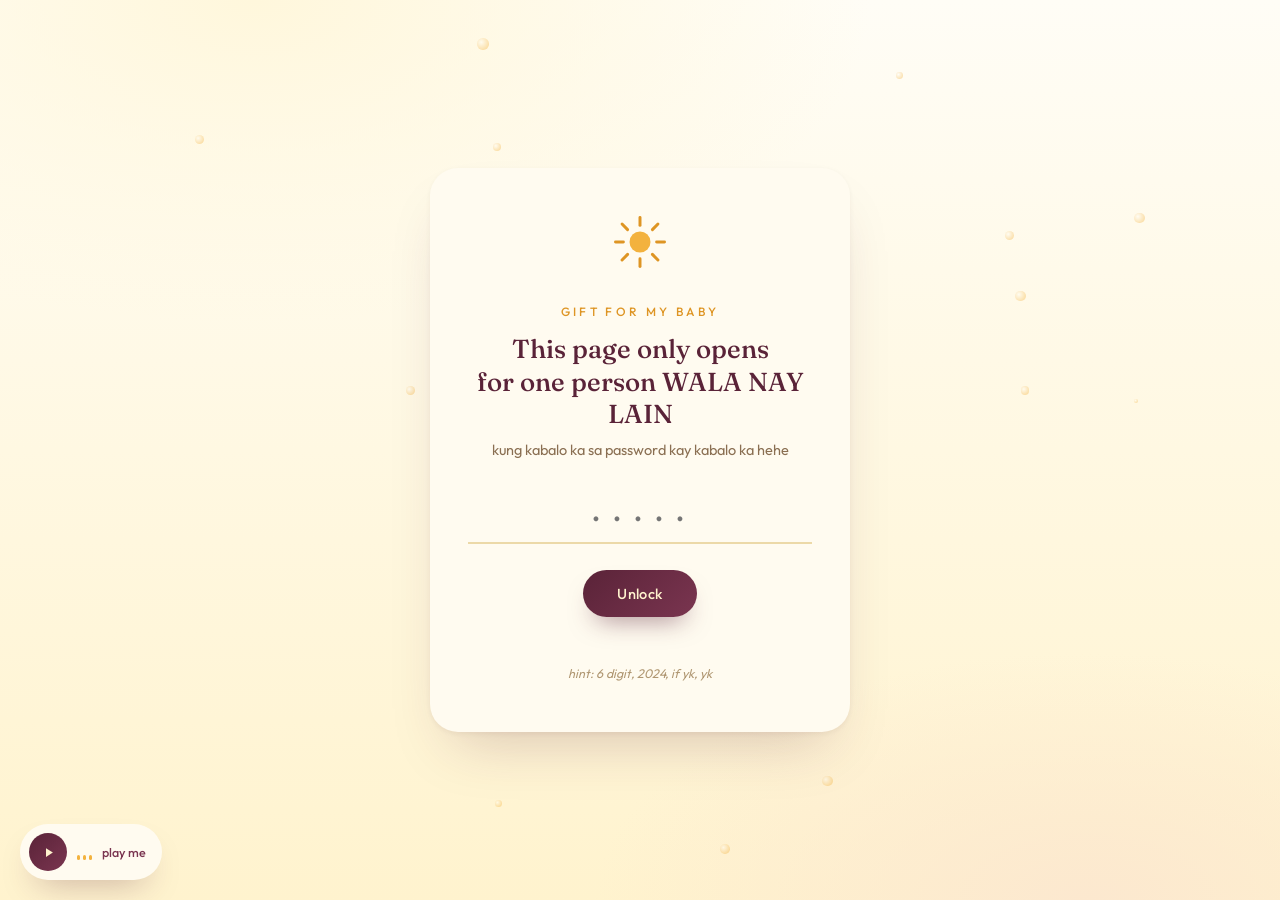
<file: index.html>
<!DOCTYPE html>

<html lang="en">
<head>
<meta charset="utf-8"/>
<meta content="width=device-width, initial-scale=1.0" name="viewport"/>
<title>For You ☀</title>

<link href="style.css" rel="stylesheet"/></head>
<body>
<div class="ambient" id="ambient"></div>
<div id="app">
<section class="screen active" id="screen-lock">
<div class="lock-card">
<svg class="sunmark" viewbox="0 0 64 64">
<circle cx="32" cy="32" fill="#F3B23E" r="12"></circle>
<g stroke="#DE9524" stroke-linecap="round" stroke-width="3.4">
<line x1="32" x2="32" y1="4" y2="13"></line>
<line x1="32" x2="32" y1="51" y2="60"></line>
<line x1="4" x2="13" y1="32" y2="32"></line>
<line x1="51" x2="60" y1="32" y2="32"></line>
<line x1="11.5" x2="17.8" y1="11.5" y2="17.8"></line>
<line x1="46.2" x2="52.5" y1="46.2" y2="52.5"></line>
<line x1="52.5" x2="46.2" y1="11.5" y2="17.8"></line>
<line x1="17.8" x2="11.5" y1="46.2" y2="52.5"></line>
</g>
</svg>
<p class="eyebrow">gift for my baby</p>
<h1 class="lock-title">This page only opens<br/>for one person WALA NAY LAIN</h1>
<p class="lock-sub">kung kabalo ka sa password kay kabalo ka hehe</p>
<input autocomplete="off" class="code-input" id="codeInput" placeholder="• • • • •" spellcheck="false" type="text"/>
<div><button class="unlock-btn" id="unlockBtn">Unlock</button></div>
<p class="error-msg" id="errorMsg">mali :&lt; </p>
<p class="hint" id="hintText"></p>
</div>
</section>
<section class="screen" id="screen-gift">
<div class="box-wrap" id="boxWrap">
<div class="box-glow"></div>
<svg class="gift-svg" id="giftSvg" viewbox="0 0 220 200">
<ellipse cx="110" cy="188" fill="#5A2338" opacity=".12" rx="70" ry="9"></ellipse>
<rect fill="#F3B23E" height="90" rx="10" width="152" x="34" y="90"></rect>
<rect fill="url(#boxShade)" height="90" rx="10" width="152" x="34" y="90"></rect>
<g id="lid">
<rect fill="#DE9524" height="34" rx="10" width="172" x="24" y="70"></rect>
<rect fill="url(#lidShade)" height="34" rx="10" width="172" x="24" y="70"></rect>
</g>
<rect fill="#5A2338" height="110" id="ribbonV" opacity=".9" width="24" x="98" y="70"></rect>
<rect fill="#5A2338" height="14" id="ribbonH" opacity=".9" width="172" x="24" y="80"></rect>
<path d="M110 68 C 70 40, 55 78, 90 76 C 70 90, 95 96, 110 70 Z" fill="#7A3550" id="bowL"></path>
<path d="M110 68 C 150 40, 165 78, 130 76 C 150 90, 125 96, 110 70 Z" fill="#7A3550" id="bowR"></path>
<circle cx="110" cy="70" fill="#5A2338" id="bowKnot" r="9"></circle>
<defs>
<lineargradient id="boxShade" x1="0" x2="0" y1="0" y2="1">
<stop offset="0" stop-color="#fff" stop-opacity=".18"></stop>
<stop offset="1" stop-color="#fff" stop-opacity="0"></stop>
</lineargradient>
<lineargradient id="lidShade" x1="0" x2="0" y1="0" y2="1">
<stop offset="0" stop-color="#fff" stop-opacity=".25"></stop>
<stop offset="1" stop-color="#fff" stop-opacity="0"></stop>
</lineargradient>
</defs>
</svg>
<p class="tap-label">Open me plsss</p>
</div>
</section>
<section class="screen" id="screen-reveal">
<div class="reveal-scene">
<svg class="sunburst" viewbox="0 0 200 200">
<g fill="none" stroke="#F3B23E" stroke-width="1.4">
<circle cx="100" cy="100" r="95"></circle>
<circle cx="100" cy="100" r="78"></circle>
</g>
</svg>
<h2 class="reveal-title">happy International girlfriend's day BABE!</h2>
<div class="items-row">
<div class="item-card lightbox-card" id="bouquetCard">
<div class="item-frame">
<div class="photo-slot" id="bouquetSlot">
<img alt="Yellow bouquet" id="bouquetImg" style="display:none;"/>
<div class="photo-placeholder" id="bouquetPlaceholder">
<svg fill="none" stroke="#DE9524" stroke-linecap="round" stroke-linejoin="round" stroke-width="1.6" viewbox="0 0 24 24"><rect height="16" rx="2.5" width="18" x="3" y="4"></rect><circle cx="8.5" cy="9.5" r="1.6"></circle><path d="M21 15l-5.5-5.5a1.5 1.5 0 0 0-2.1 0L4 19"></path></svg>
<span>bouquet photo — set BOUQUET_IMG in the code</span>
</div>
</div>
</div>
<p class="item-caption" id="bouquetCaption">for your hands</p>
</div>
<div class="item-card lightbox-card" id="plushCard">
<div class="item-frame">
<div class="photo-slot" id="plushSlot">
<img alt="Yellow stuffed toy" id="plushImg" style="display:none;"/>
<div class="photo-placeholder" id="plushPlaceholder">
<svg fill="none" stroke="#DE9524" stroke-linecap="round" stroke-linejoin="round" stroke-width="1.6" viewbox="0 0 24 24"><rect height="16" rx="2.5" width="18" x="3" y="4"></rect><circle cx="8.5" cy="9.5" r="1.6"></circle><path d="M21 15l-5.5-5.5a1.5 1.5 0 0 0-2.1 0L4 19"></path></svg>
<span>plushie photo — set PLUSH_IMG in the code</span>
</div>
</div>
</div>
<p class="item-caption" id="plushCaption">for your bed</p>
</div>
<div class="item-card envelope-card" id="envelopeCard">
<div class="item-frame">
<svg viewbox="0 0 200 200">
<rect fill="#FFF3D8" height="80" rx="6" stroke="#DE9524" stroke-width="2" width="120" x="40" y="65"></rect>
<path d="M40 68 L100 115 L160 68" fill="none" stroke="#DE9524" stroke-linecap="round" stroke-linejoin="round" stroke-width="2.4"></path>
<circle cx="100" cy="105" fill="#5A2338" r="12"></circle>
<path d="M94 105 l4 5 l9 -11" fill="none" stroke="#F3B23E" stroke-linecap="round" stroke-linejoin="round" stroke-width="2.4"></path>
</svg>
</div>
<p class="item-caption">inhale and exhale before opening</p>
</div>
<div class="item-card gallery-card" id="galleryCard">
<div class="item-frame">
<svg viewbox="0 0 200 200">
<rect fill="#FFF3D8" height="100" rx="10" stroke="#DE9524" stroke-width="2" width="130" x="35" y="50"></rect>
<circle cx="65" cy="80" fill="#F3B23E" r="11"></circle>
<path d="M35 130 L75 100 L105 122 L135 92 L165 118 L165 140 a10 10 0 0 1 -10 10 L45 150 a10 10 0 0 1 -10 -10 Z" fill="#DE9524"></path>
</svg>
</div>
<p class="item-caption">a lil gallery of us</p>
</div>
</div>
</div>
</section>
</div>
<div class="music-bar" id="musicBar">
<button aria-label="Play music" class="music-toggle" id="musicToggle">
<svg fill="#FFF3CE" id="playIcon" viewbox="0 0 24 24"><path d="M8 5v14l11-7z"></path></svg>
<svg fill="#FFF3CE" id="pauseIcon" style="display:none;" viewbox="0 0 24 24"><path d="M6 5h4v14H6zM14 5h4v14h-4z"></path></svg>
</button>
<div class="music-eq"><span></span><span></span><span></span></div>
<span class="music-title" id="musicTitle">Our Song</span>
</div>
<audio id="musicAudio" loop=""></audio>
<div class="lightbox-overlay" id="bouquetOverlay">
<div class="lightbox-card-inner">
<button class="close-btn" id="closeBouquetBtn">✕</button>
<div class="lightbox-img-wrap">
<img alt="Yellow bouquet" id="bouquetLightboxImg" style="display:none;"/>
<div class="lightbox-placeholder" id="bouquetLightboxPlaceholder">
<svg fill="none" stroke="#DE9524" stroke-linecap="round" stroke-linejoin="round" stroke-width="1.6" viewbox="0 0 24 24"><rect height="16" rx="2.5" width="18" x="3" y="4"></rect><circle cx="8.5" cy="9.5" r="1.6"></circle><path d="M21 15l-5.5-5.5a1.5 1.5 0 0 0-2.1 0L4 19"></path></svg>
<span>no photo yet — set BOUQUET_IMG in the code</span>
</div>
</div>
<p class="lightbox-note" id="bouquetLightboxNote"></p>
</div>
</div>
<div class="lightbox-overlay" id="plushOverlay">
<div class="lightbox-card-inner">
<button class="close-btn" id="closePlushBtn">✕</button>
<div class="lightbox-img-wrap">
<img alt="Yellow stuffed toy" id="plushLightboxImg" style="display:none;"/>
<div class="lightbox-placeholder" id="plushLightboxPlaceholder">
<svg fill="none" stroke="#DE9524" stroke-linecap="round" stroke-linejoin="round" stroke-width="1.6" viewbox="0 0 24 24"><rect height="16" rx="2.5" width="18" x="3" y="4"></rect><circle cx="8.5" cy="9.5" r="1.6"></circle><path d="M21 15l-5.5-5.5a1.5 1.5 0 0 0-2.1 0L4 19"></path></svg>
<span>no photo yet — set PLUSH_IMG in the code</span>
</div>
</div>
<p class="lightbox-note" id="plushLightboxNote"></p>
</div>
</div>
<div class="overlay" id="letterOverlay">
<div class="letter-paper">
<button class="close-btn" id="closeLetterBtn">✕</button>
<h3 class="letter-heading" id="letterHeading">To My Favorite Person,</h3>
<p class="letter-date" id="letterDate"></p>
<div class="letter-body" id="letterBody"></div>
<p class="letter-sign" id="letterSign"></p>
<div class="keepsake-photo" id="keepsakePhoto"><img alt="" id="keepsakeImg"/></div>
</div>
</div>
<div class="overlay gallery-overlay" id="galleryOverlay">
<div class="letter-paper">
<button class="close-btn" id="closeGalleryBtn">✕</button>
<h3 class="letter-heading" id="galleryHeading">A Lil Gallery of Us</h3>
<p class="letter-date" id="galleryDate">little moments, all in one place</p>
<div class="gallery-grid" id="galleryGrid"></div>
<div class="gallery-caption-row">
<p class="lightbox-note" id="galleryNote">tap any photo to zoom in</p>
</div>
</div>
</div>
<div class="gallery-viewer" id="galleryViewer">
<div class="gallery-viewer-inner">
<img alt="" id="galleryViewerImg"/>
<p class="gallery-viewer-caption" id="galleryViewerCaption"></p>
</div>
</div>

<script src="script.js"></script></body>
</html>
</file>
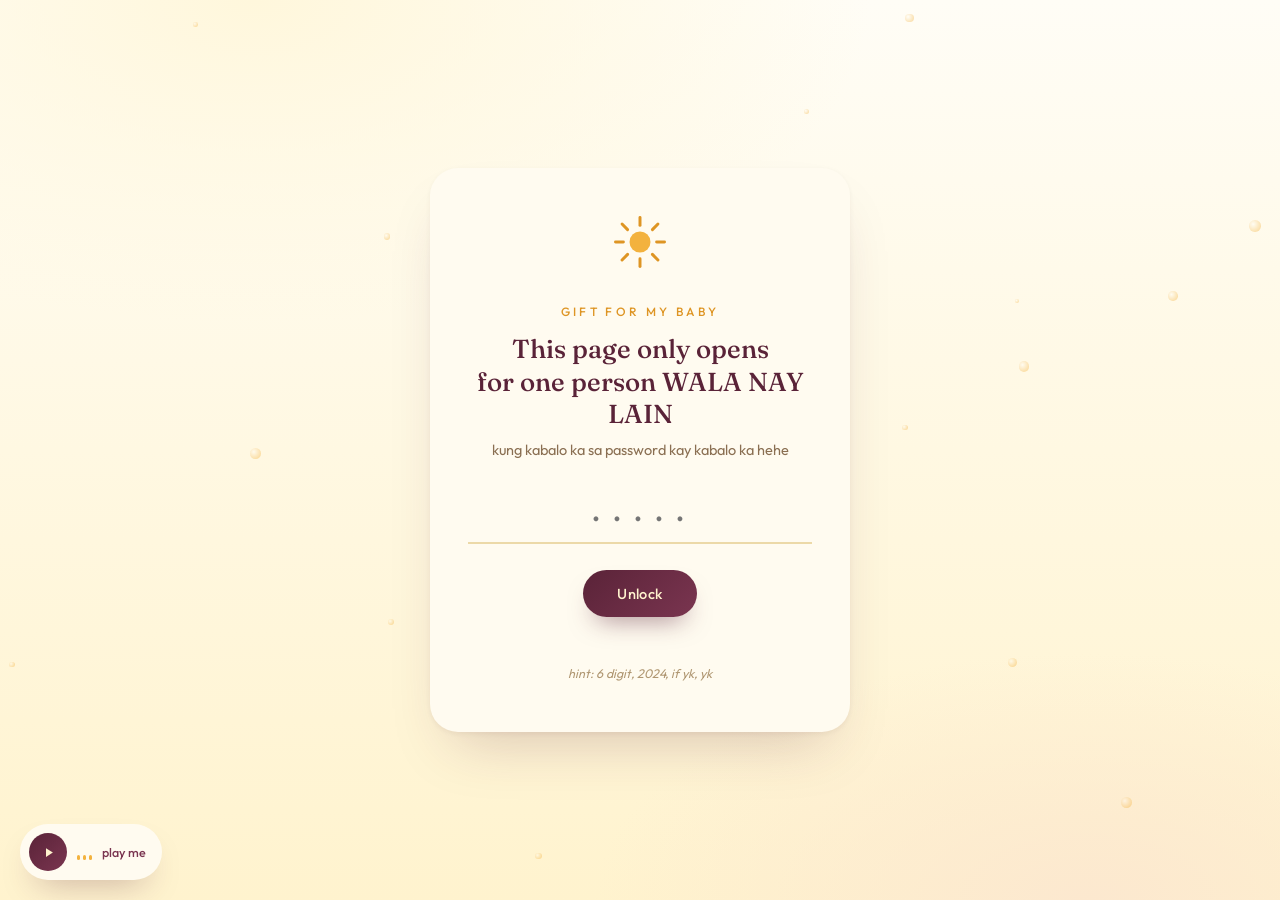
<file: gfday.html>
<!DOCTYPE html>
<html lang="en">
<head>
<meta charset="UTF-8">
<meta name="viewport" content="width=device-width, initial-scale=1.0">
<title>For You ☀</title>
<style>
/* ============================================================
   HOW TO CUSTOMIZE (all the important bits live near the top
   of the <script> at the bottom of this file):
   1. PASSCODE      – the code she types to unlock the page
   2. HINT_TEXT     – optional hint shown under the input
   3. BOUQUET_IMG / PLUSH_IMG / KEEPSAKE_IMG – paste an image
      URL or a base64 data-URL between the quotes to swap the
      hand-drawn illustrations for real photos. Leave blank
      ("") to keep the drawn version.
   4. LETTER_PARAGRAPHS – your actual letter, one string per
      paragraph.
   5. HER_NAME / SIGNATURE – used in the letter heading + sign-off
   ============================================================ */

@import url('https://fonts.googleapis.com/css2?family=Fraunces:ital,opsz,wght@0,9..144,300;0,9..144,500;0,9..144,600;1,9..144,500&family=Outfit:wght@300;400;500;600&display=swap');

:root{
  --cream:#FFFDF6;
  --butter:#FFF3CE;
  --gold:#F3B23E;
  --gold-deep:#DE9524;
  --plum:#5A2338;
  --plum-soft:#7A3550;
  --ink:#3C2E1E;
  --paper:#FFFBF0;
  --ease: cubic-bezier(.22,1,.36,1);
}

*{box-sizing:border-box;}
html,body{margin:0;padding:0;}
body{
  min-height:100vh;
  font-family:'Outfit',sans-serif;
  color:var(--ink);
  background:
    radial-gradient(ellipse 80% 60% at 20% 0%, #FFF7DC 0%, transparent 60%),
    radial-gradient(ellipse 70% 50% at 85% 100%, #FCE8CF 0%, transparent 55%),
    linear-gradient(180deg, var(--cream), var(--butter));
  overflow-x:hidden;
  position:relative;
}
#app{position:relative; min-height:100vh; width:100%;}

/* ---------- ambient floating light dots ---------- */
.ambient{position:fixed; inset:0; pointer-events:none; z-index:0; overflow:hidden;}
.mote{
  position:absolute; border-radius:50%;
  background:radial-gradient(circle at 35% 35%, #ffffff, var(--gold) 70%);
  opacity:.35; filter:blur(.5px);
  animation:drift linear infinite;
}
@keyframes drift{
  0%{transform:translateY(0) translateX(0) scale(1);}
  50%{transform:translateY(-30px) translateX(12px) scale(1.08);}
  100%{transform:translateY(0) translateX(0) scale(1);}
}

/* ---------- generic screen layout ---------- */
.screen{
  position:absolute; inset:0;
  display:flex; align-items:center; justify-content:center;
  flex-direction:column;
  padding:32px 20px;
  min-height:100vh;
  opacity:0; visibility:hidden; pointer-events:none;
  transition:opacity .7s var(--ease);
  z-index:1;
}
.screen.active{opacity:1; visibility:visible; pointer-events:auto;}

/* ================= PASSCODE SCREEN ================= */
.eyebrow{
  font-size:12px; letter-spacing:.28em; text-transform:uppercase;
  color:var(--gold-deep); font-weight:500; margin-bottom:14px;
}
.lock-card{
  background:var(--paper);
  border-radius:28px;
  padding:46px 38px 38px;
  max-width:420px; width:100%;
  text-align:center;
  box-shadow:0 30px 60px -25px rgba(90,35,56,.25), 0 2px 6px rgba(90,35,56,.06);
  position:relative;
  animation:cardIn 1s var(--ease);
}
@keyframes cardIn{from{opacity:0; transform:translateY(18px) scale(.97);} to{opacity:1; transform:none;}}

.sunmark{width:56px; height:56px; margin:0 auto 18px;}
.lock-title{
  font-family:'Fraunces',serif; font-weight:500; font-size:26px;
  margin:0 0 8px; color:var(--plum); line-height:1.25;
}
.lock-sub{font-size:14.5px; color:#8a6f52; margin:0 0 28px; line-height:1.5;}

.code-input{
  width:100%; text-align:center;
  font-family:'Fraunces',serif; font-size:22px; letter-spacing:.18em;
  padding:14px 10px 12px; border:none; border-bottom:2px solid #ECD9A8;
  background:transparent; color:var(--plum); outline:none;
  transition:border-color .3s var(--ease);
}
.code-input:focus{border-color:var(--gold);}
.code-input.shake{animation:shake .45s;}
@keyframes shake{
  10%,90%{transform:translateX(-2px);}
  20%,80%{transform:translateX(4px);}
  30%,50%,70%{transform:translateX(-8px);}
  40%,60%{transform:translateX(8px);}
}

.unlock-btn{
  margin-top:26px; border:none; cursor:pointer;
  background:linear-gradient(135deg, var(--plum), var(--plum-soft));
  color:var(--butter); font-family:'Outfit',sans-serif; font-weight:500;
  font-size:14.5px; letter-spacing:.03em;
  padding:14px 34px; border-radius:999px;
  box-shadow:0 14px 26px -12px rgba(90,35,56,.55);
  transition:transform .35s var(--ease), box-shadow .35s var(--ease);
}
.unlock-btn:hover{transform:translateY(-2px); box-shadow:0 18px 30px -12px rgba(90,35,56,.6);}
.unlock-btn:active{transform:translateY(0) scale(.97);}

.hint{margin-top:16px; font-size:12.5px; color:#b09772; font-style:italic;}
.error-msg{
  margin-top:14px; font-size:13px; color:var(--plum); min-height:18px;
  opacity:0; transition:opacity .3s;
}
.error-msg.show{opacity:1;}

/* ================= GIFT BOX SCREEN ================= */
.box-wrap{
  cursor:pointer; user-select:none;
  display:flex; flex-direction:column; align-items:center;
  animation:floaty 4.2s ease-in-out infinite;
}
@keyframes floaty{0%,100%{transform:translateY(0);} 50%{transform:translateY(-10px);}}
.box-wrap.opening{animation:none;}

.box-glow{
  position:absolute; width:280px; height:280px; border-radius:50%;
  background:radial-gradient(circle, rgba(243,178,62,.45), transparent 70%);
  filter:blur(10px); animation:pulseGlow 2.6s ease-in-out infinite; z-index:-1;
}
@keyframes pulseGlow{0%,100%{opacity:.5; transform:scale(.92);} 50%{opacity:.9; transform:scale(1.05);}}

.gift-svg{width:min(60vw,260px); height:auto; display:block; filter:drop-shadow(0 22px 30px rgba(90,35,56,.22));}
.tap-label{
  margin-top:26px; font-family:'Fraunces',serif; font-style:italic; font-weight:500;
  font-size:18px; color:var(--plum); letter-spacing:.02em;
  animation:softPulse 2.2s ease-in-out infinite;
}
@keyframes softPulse{0%,100%{opacity:.55;} 50%{opacity:1;}}

/* lid + ribbon animation classes toggled by JS */
#lid{transform-origin:20px 78px; transition:transform .7s var(--ease), opacity .5s .3s;}
#ribbonV, #ribbonH, #bowL, #bowR, #bowKnot{transition:transform .55s var(--ease), opacity .5s var(--ease);}
.box-wrap.opening #lid{transform:rotateX(115deg) translateY(-6px); opacity:0;}
.box-wrap.opening #bowL{transform:translate(-26px,-22px) rotate(-35deg); opacity:0;}
.box-wrap.opening #bowR{transform:translate(26px,-22px) rotate(35deg); opacity:0;}
.box-wrap.opening #bowKnot{transform:translateY(-14px) scale(.6); opacity:0;}
.box-wrap.opening #ribbonV{opacity:0; transform:scaleY(0);}
.box-wrap.opening .box-glow{animation:burst .6s var(--ease) forwards;}
@keyframes burst{to{transform:scale(1.6); opacity:0;}}
.box-wrap.opening .gift-svg{transition:transform .55s .15s var(--ease), opacity .55s .25s var(--ease);}
.box-wrap.leaving .gift-svg{transform:scale(.85) translateY(6px); opacity:0;}
.box-wrap.leaving .tap-label{transition:opacity .3s; opacity:0;}

/* ================= REVEAL SCENE ================= */
.reveal-scene{position:relative; width:100%; max-width:920px;}
.sunburst{
  position:absolute; top:50%; left:50%; width:900px; height:900px;
  transform:translate(-50%,-52%); z-index:0; opacity:.35;
  animation:spin 90s linear infinite; pointer-events:none;
}
@keyframes spin{to{transform:translate(-50%,-52%) rotate(360deg);}}

.reveal-title{
  text-align:center; font-family:'Fraunces',serif; font-weight:500; font-style:italic;
  color:var(--plum); font-size:clamp(22px,3.4vw,30px); margin:0 0 40px; position:relative; z-index:2;
}

.items-row{
  display:grid; grid-template-columns:repeat(2, 230px);
  justify-content:center; align-items:start; gap:34px;
  position:relative; z-index:2;
}
.item-card{
  width:230px; text-align:center;
  opacity:0; transform:translateY(40px) scale(.9);
  animation:popIn .8s var(--ease) forwards;
}
.lightbox-card{cursor:pointer;}
.item-card:nth-child(1){animation-delay:.15s;}
.item-card:nth-child(2){animation-delay:.4s;}
.item-card:nth-child(3){animation-delay:.65s;}
.item-card:nth-child(4){animation-delay:.9s;}
@keyframes popIn{
  60%{opacity:1; transform:translateY(-8px) scale(1.03);}
  100%{opacity:1; transform:translateY(0) scale(1);}
}

.item-frame{
  background:var(--paper); border-radius:22px; padding:18px;
  box-shadow:0 20px 40px -20px rgba(90,35,56,.3);
  transition:transform .4s var(--ease), box-shadow .4s var(--ease);
  aspect-ratio:1/1; display:flex; align-items:center; justify-content:center; overflow:hidden;
  position:relative;
}
.item-card:hover .item-frame{transform:translateY(-6px) rotate(-1deg); box-shadow:0 26px 46px -18px rgba(90,35,56,.36);}
.item-frame img{width:100%; height:100%; object-fit:cover; border-radius:12px;}
.item-frame svg{width:100%; height:100%;}
.item-caption{margin-top:14px; font-family:'Fraunces',serif; font-style:italic; font-size:16px; color:var(--plum-soft);}

/* ---- photo placeholder ---- */
.photo-slot{
  width:100%; height:100%;
  display:flex; align-items:center; justify-content:center;
}
.photo-placeholder{
  width:100%; height:100%; border-radius:14px;
  border:2px dashed #E4C784;
  display:flex; flex-direction:column; align-items:center; justify-content:center;
  gap:8px; color:var(--gold-deep); background:#FFFAEC;
}
.photo-placeholder svg{width:34px; height:34px;}
.photo-placeholder span{font-size:12px; font-weight:500; letter-spacing:.02em; text-align:center; padding:0 10px;}
.photo-slot img{width:100%; height:100%; object-fit:cover; border-radius:12px; display:block;}

/* ---- lightbox for bouquet / plush ---- */
.lightbox-overlay{
  position:fixed; inset:0; z-index:20;
  display:flex; align-items:center; justify-content:center;
  padding:24px;
  background:rgba(58,42,30,.38); backdrop-filter:blur(6px);
  opacity:0; visibility:hidden; transition:opacity .45s var(--ease);
}
.lightbox-overlay.active{opacity:1; visibility:visible;}
.lightbox-card-inner{
  background:var(--paper); max-width:420px; width:100%;
  border-radius:20px; padding:22px 22px 26px; position:relative;
  box-shadow:0 40px 80px -30px rgba(58,42,30,.5);
  transform:translateY(50px) scale(.94); opacity:0;
  transition:transform .55s var(--ease), opacity .5s var(--ease);
  text-align:center;
}
.lightbox-overlay.active .lightbox-card-inner{transform:translateY(0) scale(1); opacity:1; transition-delay:.1s;}
.lightbox-img-wrap{
  border-radius:14px; overflow:hidden; aspect-ratio:1/1;
  display:flex; align-items:center; justify-content:center;
  background:#FFFAEC;
}
.lightbox-img-wrap img{width:100%; height:100%; object-fit:cover;}
.lightbox-placeholder{
  width:100%; height:100%; border-radius:14px;
  border:2px dashed #E4C784;
  display:flex; flex-direction:column; align-items:center; justify-content:center;
  gap:8px; color:var(--gold-deep); background:#FFFAEC;
}
.lightbox-placeholder svg{width:34px; height:34px;}
.lightbox-placeholder span{font-size:12.5px; font-weight:500; letter-spacing:.02em; text-align:center; padding:0 14px;}
.lightbox-note{
  margin:18px 4px 4px; font-family:'Fraunces',serif; font-style:italic;
  font-size:17px; line-height:1.6; color:var(--plum);
}

/* ---- music bar ---- */
.music-bar{
  position:fixed; left:20px; bottom:20px; z-index:25;
  display:flex; align-items:center; gap:10px;
  background:var(--paper); border-radius:999px; padding:9px 16px 9px 9px;
  box-shadow:0 16px 34px -16px rgba(90,35,56,.4);
  opacity:0; transform:translateY(14px); pointer-events:none;
  transition:opacity .6s var(--ease), transform .6s var(--ease);
}
.music-bar.show{opacity:1; transform:translateY(0); pointer-events:auto;}
.music-toggle{
  width:38px; height:38px; border-radius:50%; border:none; cursor:pointer;
  background:linear-gradient(135deg, var(--plum), var(--plum-soft));
  display:flex; align-items:center; justify-content:center; flex-shrink:0;
  transition:transform .3s var(--ease);
}
.music-toggle:active{transform:scale(.9);}
.music-toggle svg{width:15px; height:15px;}
.music-eq{display:flex; align-items:flex-end; gap:3px; height:16px;}
.music-eq span{
  width:3px; background:var(--gold); border-radius:2px; height:5px;
  animation:eqBounce 1s ease-in-out infinite;
  animation-play-state:paused;
}
.music-bar.playing .music-eq span{animation-play-state:running;}
.music-eq span:nth-child(1){animation-delay:0s;}
.music-eq span:nth-child(2){animation-delay:.2s;}
.music-eq span:nth-child(3){animation-delay:.4s;}
@keyframes eqBounce{0%,100%{height:4px;} 50%{height:15px;}}
.music-title{font-size:12.5px; color:var(--plum-soft); font-weight:500; max-width:130px; overflow:hidden; text-overflow:ellipsis; white-space:nowrap;}
@media (max-width:520px){ .music-title{max-width:80px;} .music-bar{left:12px; bottom:12px;} }

.envelope-card{cursor:pointer;}
.envelope-card .item-frame{background:linear-gradient(160deg,#fff,#FFF3D8);}

/* ================= GALLERY CARD + OVERLAY ================= */
.gallery-card .item-frame{background:linear-gradient(160deg,#fff,#FFF3D8);}
.gallery-overlay .letter-paper{max-width:760px; padding:44px 34px 38px;}
.gallery-grid{
  display:grid; grid-template-columns:repeat(3,1fr); gap:14px;
  margin-top:6px;
}
.gallery-item{
  border-radius:14px; overflow:hidden; aspect-ratio:1/1;
  background:#FFFAEC; position:relative;
  opacity:0; transform:translateY(14px) scale(.96);
  animation:lineIn .6s var(--ease) forwards;
  cursor:pointer;
}
.gallery-item img{width:100%; height:100%; object-fit:cover; display:block; transition:transform .5s var(--ease);}
.gallery-item:hover img{transform:scale(1.06);}
.gallery-placeholder{
  width:100%; height:100%; border-radius:14px;
  border:2px dashed #E4C784;
  display:flex; flex-direction:column; align-items:center; justify-content:center;
  gap:6px; color:var(--gold-deep); background:#FFFAEC;
}
.gallery-placeholder svg{width:26px; height:26px;}
.gallery-placeholder span{font-size:10.5px; font-weight:500; letter-spacing:.02em; text-align:center; padding:0 8px;}
.gallery-caption-row{margin-top:20px; text-align:center;}

/* fullscreen single-photo viewer opened from a gallery tile */
.gallery-viewer{
  position:fixed; inset:0; z-index:30;
  display:flex; align-items:center; justify-content:center;
  padding:24px;
  background:rgba(58,42,30,.55); backdrop-filter:blur(6px);
  opacity:0; visibility:hidden; transition:opacity .4s var(--ease);
}
.gallery-viewer.active{opacity:1; visibility:visible;}
.gallery-viewer-inner{
  max-width:min(88vw,560px); text-align:center;
  transform:scale(.94); opacity:0; transition:transform .45s var(--ease), opacity .4s var(--ease);
}
.gallery-viewer.active .gallery-viewer-inner{transform:scale(1); opacity:1; transition-delay:.08s;}
.gallery-viewer img{
  display:block; max-width:100%; max-height:74vh; border-radius:16px;
  box-shadow:0 40px 80px -30px rgba(58,42,30,.6);
}
.gallery-viewer-caption{
  margin:18px 4px 0; font-family:'Fraunces',serif; font-style:italic;
  font-size:17px; line-height:1.6; color:var(--butter);
}
.gallery-viewer-caption:empty{display:none;}

@media (max-width:520px){
  .gallery-grid{grid-template-columns:repeat(2,1fr); gap:10px;}
}

/* ================= LETTER OVERLAY ================= */
.overlay{
  position:fixed; inset:0; z-index:20;
  display:flex; align-items:center; justify-content:center;
  padding:24px;
  background:rgba(58,42,30,.38); backdrop-filter:blur(6px);
  opacity:0; visibility:hidden; transition:opacity .45s var(--ease);
}
.overlay.active{opacity:1; visibility:visible;}

.letter-paper{
  background:var(--paper);
  max-width:560px; width:100%; max-height:82vh; overflow-y:auto;
  border-radius:18px; padding:48px 40px 40px;
  position:relative;
  box-shadow:0 40px 80px -30px rgba(58,42,30,.5);
  transform:translateY(50px) scale(.94); opacity:0;
  transition:transform .55s var(--ease), opacity .5s var(--ease);
}
.overlay.active .letter-paper{transform:translateY(0) scale(1); opacity:1; transition-delay:.15s;}

.close-btn{
  position:absolute; top:16px; right:18px; width:34px; height:34px; border:none;
  background:var(--butter); color:var(--plum); border-radius:50%; cursor:pointer;
  font-size:16px; line-height:1; display:flex; align-items:center; justify-content:center;
  transition:transform .3s var(--ease), background .3s;
}
.close-btn:hover{background:var(--gold); transform:rotate(90deg);}

.letter-heading{
  font-family:'Fraunces',serif; font-weight:500; font-size:24px; color:var(--plum);
  margin:0 0 4px;
}
.letter-date{font-size:12.5px; color:#b09772; margin:0 0 26px; letter-spacing:.03em;}

.letter-body p{
  font-family:'Fraunces',serif; font-size:16.5px; line-height:1.8; color:var(--ink);
  margin:0 0 16px; opacity:0; transform:translateY(10px);
  animation:lineIn .7s var(--ease) forwards;
}
@keyframes lineIn{to{opacity:1; transform:none;}}

.letter-sign{
  margin-top:22px; font-family:'Fraunces',serif; font-style:italic; font-size:18px; color:var(--plum);
  opacity:0; transform:translateY(10px); animation:lineIn .7s var(--ease) forwards;
}

.keepsake-photo{
  margin-top:22px; border-radius:12px; overflow:hidden; display:none;
  opacity:0; transform:translateY(10px); animation:lineIn .7s var(--ease) forwards;
}
.keepsake-photo img{width:100%; display:block;}

@media (max-width:520px){
  .items-row{gap:20px; grid-template-columns:repeat(2, minmax(0, 44vw));}
  .item-card{width:100%; min-width:150px;}
  .letter-paper{padding:38px 24px 30px;}
}

@media (prefers-reduced-motion: reduce){
  *{animation-duration:.01ms !important; animation-iteration-count:1 !important; transition-duration:.01ms !important;}
}
</style>
</head>
<body>

<div class="ambient" id="ambient"></div>

<div id="app">

  <!-- ============ SCREEN 1 : PASSCODE ============ -->
  <section class="screen active" id="screen-lock">
    <div class="lock-card">
      <svg class="sunmark" viewBox="0 0 64 64">
        <circle cx="32" cy="32" r="12" fill="#F3B23E"/>
        <g stroke="#DE9524" stroke-width="3.4" stroke-linecap="round">
          <line x1="32" y1="4" x2="32" y2="13"/>
          <line x1="32" y1="51" x2="32" y2="60"/>
          <line x1="4" y1="32" x2="13" y2="32"/>
          <line x1="51" y1="32" x2="60" y2="32"/>
          <line x1="11.5" y1="11.5" x2="17.8" y2="17.8"/>
          <line x1="46.2" y1="46.2" x2="52.5" y2="52.5"/>
          <line x1="52.5" y1="11.5" x2="46.2" y2="17.8"/>
          <line x1="17.8" y1="46.2" x2="11.5" y2="52.5"/>
        </g>
      </svg>
      <p class="eyebrow">gift for my baby</p>
      <h1 class="lock-title">This page only opens<br>for one person WALA NAY LAIN</h1>
      <p class="lock-sub">kung kabalo ka sa password kay kabalo ka hehe</p>
      <input type="text" id="codeInput" class="code-input" placeholder="• • • • •" autocomplete="off" spellcheck="false">
      <div><button class="unlock-btn" id="unlockBtn">Unlock</button></div>
      <p class="error-msg" id="errorMsg">mali :< </p>
      <p class="hint" id="hintText"></p>
    </div>
  </section>

  <!-- ============ SCREEN 2 : GIFT BOX ============ -->
  <section class="screen" id="screen-gift">
    <div class="box-wrap" id="boxWrap">
      <div class="box-glow"></div>
      <svg class="gift-svg" id="giftSvg" viewBox="0 0 220 200">
        <!-- shadow -->
        <ellipse cx="110" cy="188" rx="70" ry="9" fill="#5A2338" opacity=".12"/>
        <!-- box base -->
        <rect x="34" y="90" width="152" height="90" rx="10" fill="#F3B23E"/>
        <rect x="34" y="90" width="152" height="90" rx="10" fill="url(#boxShade)"/>
        <!-- lid group -->
        <g id="lid">
          <rect x="24" y="70" width="172" height="34" rx="10" fill="#DE9524"/>
          <rect x="24" y="70" width="172" height="34" rx="10" fill="url(#lidShade)"/>
        </g>
        <!-- vertical ribbon -->
        <rect id="ribbonV" x="98" y="70" width="24" height="110" fill="#5A2338" opacity=".9"/>
        <!-- horizontal ribbon band on lid -->
        <rect id="ribbonH" x="24" y="80" width="172" height="14" fill="#5A2338" opacity=".9"/>
        <!-- bow -->
        <path id="bowL" d="M110 68 C 70 40, 55 78, 90 76 C 70 90, 95 96, 110 70 Z" fill="#7A3550"/>
        <path id="bowR" d="M110 68 C 150 40, 165 78, 130 76 C 150 90, 125 96, 110 70 Z" fill="#7A3550"/>
        <circle id="bowKnot" cx="110" cy="70" r="9" fill="#5A2338"/>
        <defs>
          <linearGradient id="boxShade" x1="0" y1="0" x2="0" y2="1">
            <stop offset="0" stop-color="#fff" stop-opacity=".18"/>
            <stop offset="1" stop-color="#fff" stop-opacity="0"/>
          </linearGradient>
          <linearGradient id="lidShade" x1="0" y1="0" x2="0" y2="1">
            <stop offset="0" stop-color="#fff" stop-opacity=".25"/>
            <stop offset="1" stop-color="#fff" stop-opacity="0"/>
          </linearGradient>
        </defs>
      </svg>
      <p class="tap-label">Open me plsss</p>
    </div>
  </section>

  <!-- ============ SCREEN 3 : REVEAL ============ -->
  <section class="screen" id="screen-reveal">
    <div class="reveal-scene">
      <svg class="sunburst" viewBox="0 0 200 200">
        <g fill="none" stroke="#F3B23E" stroke-width="1.4">
          <circle cx="100" cy="100" r="95"/>
          <circle cx="100" cy="100" r="78"/>
        </g>
      </svg>
      <h2 class="reveal-title">happy International girlfriend's day BABE!</h2>

      <div class="items-row">

        <!-- Bouquet -->
        <div class="item-card lightbox-card" id="bouquetCard">
          <div class="item-frame">
            <div class="photo-slot" id="bouquetSlot">
              <img id="bouquetImg" alt="Yellow bouquet" style="display:none;">
              <div class="photo-placeholder" id="bouquetPlaceholder">
                <svg viewBox="0 0 24 24" fill="none" stroke="#DE9524" stroke-width="1.6" stroke-linecap="round" stroke-linejoin="round"><rect x="3" y="4" width="18" height="16" rx="2.5"/><circle cx="8.5" cy="9.5" r="1.6"/><path d="M21 15l-5.5-5.5a1.5 1.5 0 0 0-2.1 0L4 19"/></svg>
                <span>bouquet photo — set BOUQUET_IMG in the code</span>
              </div>
            </div>
          </div>
          <p class="item-caption" id="bouquetCaption">for your hands</p>
        </div>

        <!-- Plush toy -->
        <div class="item-card lightbox-card" id="plushCard">
          <div class="item-frame">
            <div class="photo-slot" id="plushSlot">
              <img id="plushImg" alt="Yellow stuffed toy" style="display:none;">
              <div class="photo-placeholder" id="plushPlaceholder">
                <svg viewBox="0 0 24 24" fill="none" stroke="#DE9524" stroke-width="1.6" stroke-linecap="round" stroke-linejoin="round"><rect x="3" y="4" width="18" height="16" rx="2.5"/><circle cx="8.5" cy="9.5" r="1.6"/><path d="M21 15l-5.5-5.5a1.5 1.5 0 0 0-2.1 0L4 19"/></svg>
                <span>plushie photo — set PLUSH_IMG in the code</span>
              </div>
            </div>
          </div>
          <p class="item-caption" id="plushCaption">for your bed</p>
        </div>

        <!-- Letter -->
        <div class="item-card envelope-card" id="envelopeCard">
          <div class="item-frame">
            <svg viewBox="0 0 200 200">
              <rect x="40" y="65" width="120" height="80" rx="6" fill="#FFF3D8" stroke="#DE9524" stroke-width="2"/>
              <path d="M40 68 L100 115 L160 68" fill="none" stroke="#DE9524" stroke-width="2.4" stroke-linecap="round" stroke-linejoin="round"/>
              <circle cx="100" cy="105" r="12" fill="#5A2338"/>
              <path d="M94 105 l4 5 l9 -11" stroke="#F3B23E" stroke-width="2.4" fill="none" stroke-linecap="round" stroke-linejoin="round"/>
            </svg>
          </div>
          <p class="item-caption">inhale and exhale before opening</p>
        </div>

        <!-- Gallery -->
        <div class="item-card gallery-card" id="galleryCard">
          <div class="item-frame">
            <svg viewBox="0 0 200 200">
              <rect x="35" y="50" width="130" height="100" rx="10" fill="#FFF3D8" stroke="#DE9524" stroke-width="2"/>
              <circle cx="65" cy="80" r="11" fill="#F3B23E"/>
              <path d="M35 130 L75 100 L105 122 L135 92 L165 118 L165 140 a10 10 0 0 1 -10 10 L45 150 a10 10 0 0 1 -10 -10 Z" fill="#DE9524"/>
            </svg>
          </div>
          <p class="item-caption">a lil gallery of us</p>
        </div>

      </div>
    </div>
  </section>

</div>

<!-- ============ MUSIC BAR ============ -->
<div class="music-bar" id="musicBar">
  <button class="music-toggle" id="musicToggle" aria-label="Play music">
    <svg id="playIcon" viewBox="0 0 24 24" fill="#FFF3CE"><path d="M8 5v14l11-7z"/></svg>
    <svg id="pauseIcon" viewBox="0 0 24 24" fill="#FFF3CE" style="display:none;"><path d="M6 5h4v14H6zM14 5h4v14h-4z"/></svg>
  </button>
  <div class="music-eq"><span></span><span></span><span></span></div>
  <span class="music-title" id="musicTitle">Our Song</span>
</div>
<audio id="musicAudio" loop></audio>

<!-- ============ BOUQUET LIGHTBOX ============ -->
<div class="lightbox-overlay" id="bouquetOverlay">
  <div class="lightbox-card-inner">
    <button class="close-btn" id="closeBouquetBtn">✕</button>
    <div class="lightbox-img-wrap">
      <img id="bouquetLightboxImg" alt="Yellow bouquet" style="display:none;">
      <div class="lightbox-placeholder" id="bouquetLightboxPlaceholder">
        <svg viewBox="0 0 24 24" fill="none" stroke="#DE9524" stroke-width="1.6" stroke-linecap="round" stroke-linejoin="round"><rect x="3" y="4" width="18" height="16" rx="2.5"/><circle cx="8.5" cy="9.5" r="1.6"/><path d="M21 15l-5.5-5.5a1.5 1.5 0 0 0-2.1 0L4 19"/></svg>
        <span>no photo yet — set BOUQUET_IMG in the code</span>
      </div>
    </div>
    <p class="lightbox-note" id="bouquetLightboxNote"></p>
  </div>
</div>

<!-- ============ PLUSH LIGHTBOX ============ -->
<div class="lightbox-overlay" id="plushOverlay">
  <div class="lightbox-card-inner">
    <button class="close-btn" id="closePlushBtn">✕</button>
    <div class="lightbox-img-wrap">
      <img id="plushLightboxImg" alt="Yellow stuffed toy" style="display:none;">
      <div class="lightbox-placeholder" id="plushLightboxPlaceholder">
        <svg viewBox="0 0 24 24" fill="none" stroke="#DE9524" stroke-width="1.6" stroke-linecap="round" stroke-linejoin="round"><rect x="3" y="4" width="18" height="16" rx="2.5"/><circle cx="8.5" cy="9.5" r="1.6"/><path d="M21 15l-5.5-5.5a1.5 1.5 0 0 0-2.1 0L4 19"/></svg>
        <span>no photo yet — set PLUSH_IMG in the code</span>
      </div>
    </div>
    <p class="lightbox-note" id="plushLightboxNote"></p>
  </div>
</div>

<!-- ============ LETTER OVERLAY ============ -->
<div class="overlay" id="letterOverlay">
  <div class="letter-paper">
    <button class="close-btn" id="closeLetterBtn">✕</button>
    <h3 class="letter-heading" id="letterHeading">To My Favorite Person,</h3>
    <p class="letter-date" id="letterDate"></p>
    <div class="letter-body" id="letterBody"></div>
    <p class="letter-sign" id="letterSign"></p>
    <div class="keepsake-photo" id="keepsakePhoto"><img id="keepsakeImg" alt=""></div>
  </div>
</div>

<!-- ============ GALLERY OVERLAY ============ -->
<div class="overlay gallery-overlay" id="galleryOverlay">
  <div class="letter-paper">
    <button class="close-btn" id="closeGalleryBtn">✕</button>
    <h3 class="letter-heading" id="galleryHeading">A Lil Gallery of Us</h3>
    <p class="letter-date" id="galleryDate">little moments, all in one place</p>
    <div class="gallery-grid" id="galleryGrid"></div>
    <div class="gallery-caption-row">
      <p class="lightbox-note" id="galleryNote">tap any photo to zoom in</p>
    </div>
  </div>
</div>

<!-- ============ GALLERY FULLSCREEN VIEWER ============ -->
<div class="gallery-viewer" id="galleryViewer">
  <div class="gallery-viewer-inner">
    <img id="galleryViewerImg" alt="">
    <p class="gallery-viewer-caption" id="galleryViewerCaption"></p>
  </div>
</div>

<script>
/* ======================= CONFIG — EDIT ME ======================= */
const PASSCODE   = "021424";        // the code she types in
const HINT_TEXT  = "hint: 6 digit, 2024, if yk, yk";                 // e.g. "hint: our anniversary, no spaces" — leave "" for no hint

const HER_NAME   = "cutie patootie beautiful princess baby";                 // optional, used in heading if set
const SIGNATURE  = "— always yours";   // sign-off line

// Paste an image URL, or the filename of an image you place in the SAME
// FOLDER as this html file (e.g. "bouquet.jpg"), to replace the dashed
// placeholder with a real photo. Leave "" to keep the placeholder.
const BOUQUET_IMG  = "smol.png";      // small card image
const PLUSH_IMG    = "3.png";        // small card image
const KEEPSAKE_IMG = "";

// Large images shown after clicking the cards
const BOUQUET_LIGHTBOX_IMG = "flowers.png";
const PLUSH_LIGHTBOX_IMG   = "4.png";   // optional extra photo shown inside the letter

// The small note that appears under each photo, and again when it's tapped.
const BOUQUET_NOTE = "kani lng sang amay";
const PLUSH_NOTE   = "kani rapud na amay";

// Separate notes shown inside the popup
const BOUQUET_LIGHTBOX_NOTE = "bogsh!, dako na flower bouquet hehe";
const PLUSH_LIGHTBOX_NOTE   = "biiiggggg cute yellow teddy bear hehe";

// Paste a song URL (or base64 data-URL of an mp3) to enable the music bar.
const MUSIC_SRC   = "Valentine .mp3";
const MUSIC_TITLE = "play me";

// Photos for the gallery section. Add as many as you want — each one is
// { src: "filename or URL", caption: "small note under it" }.
// Leave src as "" to keep a dashed placeholder tile for that slot.
const GALLERY_IMAGES = [
  { src: "h2.jpg", caption: "cute cute si baby" },
  { src: "h3.jpg", caption: "kaonnnn" },
  { src: "h4.jpg", caption: "naa nasad jollibee kaonn!!!" },
  { src: "h5.jpg", caption: "nag palit mi og gamit hehe" },
  { src: "h6.jpg", caption: "awww cutee si babbyyyy" },
  { src: "h7.jpg", caption: "nang laag mi hehehe" }
];

const LETTER_PARAGRAPHS = [
  "Happy Internation Girlfriend's Day BABE! I wanted to make you something special, just for you, to show how that how much i love you babe",
  "I dont want you to think that i dont love you or i dont show effort, so i created this little gift for you, to show how much i value you and how much i love you",
  "Thank you babe for bein there for me, my bestfriend, my tita, my princess, my wife, my everything.",
  "maunsa nlng ko kung wala ka, basin namatay na guro ko kay depress baya ko sauna hehe, pag abot nimo kay sunshine and rainbows na permi hehe",
  "like really baby thank you sa tanan, sa imong support saakong hobbies, gina push ko nimo mo na mogawas ko saakong comfort zone, and tanan tanan jud",
  "as my repayment, i will forever love you, support you, marry you, be patience for you, and TANAN! HEHEHE",
  "Happy Girlfriend's Day MY BABYYYYYYYY!"
];
/* =================================================================== */

// ---------- ambient motes ----------
const ambient = document.getElementById('ambient');
for(let i=0;i<16;i++){
  const m = document.createElement('div');
  m.className='mote';
  const s = 4 + Math.random()*8;
  m.style.width = s+'px'; m.style.height = s+'px';
  m.style.left = Math.random()*100+'vw';
  m.style.top = Math.random()*100+'vh';
  m.style.animationDuration = (6+Math.random()*8)+'s';
  m.style.animationDelay = (Math.random()*5)+'s';
  ambient.appendChild(m);
}

// ---------- screen switching ----------
function showScreen(id){
  document.querySelectorAll('.screen').forEach(s=>s.classList.remove('active'));
  document.getElementById(id).classList.add('active');
}

// ---------- passcode logic ----------
const codeInput = document.getElementById('codeInput');
const unlockBtn = document.getElementById('unlockBtn');
const errorMsg  = document.getElementById('errorMsg');
const hintText  = document.getElementById('hintText');
if(HINT_TEXT) hintText.textContent = HINT_TEXT;

function tryUnlock(){
  const val = codeInput.value.trim().toLowerCase();
  if(val === PASSCODE.trim().toLowerCase()){
    showScreen('screen-gift');
  } else {
    codeInput.classList.remove('shake'); void codeInput.offsetWidth;
    codeInput.classList.add('shake');
    errorMsg.classList.add('show');
  }
}
unlockBtn.addEventListener('click', tryUnlock);
codeInput.addEventListener('keydown', e=>{ if(e.key==='Enter') tryUnlock(); });

// ---------- gift box open ----------
const boxWrap = document.getElementById('boxWrap');
boxWrap.addEventListener('click', ()=>{
  if(boxWrap.classList.contains('opening')) return;
  boxWrap.classList.add('opening');
  setTimeout(()=> boxWrap.classList.add('leaving'), 550);
  setTimeout(()=> showScreen('screen-reveal'), 1000);
});

// ---------- photo slots: filled from CONFIG only ----------
function setupPhotoSlot({imgId, placeholderId, captionId, note, presetUrl}){
  const img = document.getElementById(imgId);
  const placeholder = document.getElementById(placeholderId);
  document.getElementById(captionId).textContent = note;
  if(presetUrl){
    img.src = presetUrl;
    img.style.display='block';
    placeholder.style.display='none';
  }
}
setupPhotoSlot({imgId:'bouquetImg', placeholderId:'bouquetPlaceholder', captionId:'bouquetCaption', note:BOUQUET_NOTE, presetUrl:BOUQUET_IMG});
setupPhotoSlot({imgId:'plushImg', placeholderId:'plushPlaceholder', captionId:'plushCaption', note:PLUSH_NOTE, presetUrl:PLUSH_IMG});

// ---------- bouquet lightbox ----------
const bouquetOverlay = document.getElementById('bouquetOverlay');
document.getElementById('bouquetLightboxNote').textContent = BOUQUET_LIGHTBOX_NOTE;
if(BOUQUET_LIGHTBOX_IMG || BOUQUET_IMG){
  document.getElementById('bouquetLightboxImg').src = BOUQUET_LIGHTBOX_IMG || BOUQUET_IMG;
  document.getElementById('bouquetLightboxImg').style.display='block';
  document.getElementById('bouquetLightboxPlaceholder').style.display='none';
}
document.getElementById('bouquetCard').addEventListener('click', ()=> bouquetOverlay.classList.add('active'));
document.getElementById('closeBouquetBtn').addEventListener('click', ()=> bouquetOverlay.classList.remove('active'));
bouquetOverlay.addEventListener('click', (e)=>{ if(e.target===bouquetOverlay) bouquetOverlay.classList.remove('active'); });

// ---------- plush lightbox ----------
const plushOverlay = document.getElementById('plushOverlay');
document.getElementById('plushLightboxNote').textContent = PLUSH_LIGHTBOX_NOTE;
if(PLUSH_LIGHTBOX_IMG || PLUSH_IMG){
  document.getElementById('plushLightboxImg').src = PLUSH_LIGHTBOX_IMG || PLUSH_IMG;
  document.getElementById('plushLightboxImg').style.display='block';
  document.getElementById('plushLightboxPlaceholder').style.display='none';
}
document.getElementById('plushCard').addEventListener('click', ()=> plushOverlay.classList.add('active'));
document.getElementById('closePlushBtn').addEventListener('click', ()=> plushOverlay.classList.remove('active'));
plushOverlay.addEventListener('click', (e)=>{ if(e.target===plushOverlay) plushOverlay.classList.remove('active'); });

// ---------- music bar ----------
const musicBar = document.getElementById('musicBar');
const musicAudio = document.getElementById('musicAudio');
const musicToggle = document.getElementById('musicToggle');
const playIcon = document.getElementById('playIcon');
const pauseIcon = document.getElementById('pauseIcon');
document.getElementById('musicTitle').textContent = MUSIC_TITLE;

if(MUSIC_SRC){ musicAudio.src = MUSIC_SRC; }
setTimeout(()=> musicBar.classList.add('show'), 400);

musicToggle.addEventListener('click', ()=>{
  if(!MUSIC_SRC){
    document.getElementById('musicTitle').textContent = "add a song in the code ♪";
    setTimeout(()=> document.getElementById('musicTitle').textContent = MUSIC_TITLE, 2200);
    return;
  }
  if(musicAudio.paused){
    musicAudio.play().catch(()=>{});
    musicBar.classList.add('playing');
    playIcon.style.display='none'; pauseIcon.style.display='block';
  } else {
    musicAudio.pause();
    musicBar.classList.remove('playing');
    playIcon.style.display='block'; pauseIcon.style.display='none';
  }
});

// ---------- letter ----------
const letterOverlay = document.getElementById('letterOverlay');
const letterBody = document.getElementById('letterBody');
const letterSign = document.getElementById('letterSign');
const letterDate = document.getElementById('letterDate');
const letterHeading = document.getElementById('letterHeading');

if(HER_NAME) letterHeading.textContent = `To My ${HER_NAME},`;
letterDate.textContent = new Date().toLocaleDateString(undefined,{year:'numeric', month:'long', day:'numeric'});
letterSign.textContent = SIGNATURE;

function buildLetter(){
  letterBody.innerHTML='';
  LETTER_PARAGRAPHS.forEach((txt,i)=>{
    const p=document.createElement('p');
    p.textContent = txt;
    p.style.animationDelay = (0.25 + i*0.35)+'s';
    letterBody.appendChild(p);
  });
  letterSign.style.animationDelay = (0.25 + LETTER_PARAGRAPHS.length*0.35)+'s';

  const photoWrap = document.getElementById('keepsakePhoto');
  const photoImg = document.getElementById('keepsakeImg');
  if(KEEPSAKE_IMG){
    photoImg.src = KEEPSAKE_IMG;
    photoWrap.style.display='block';
    photoWrap.style.animationDelay = (0.4 + LETTER_PARAGRAPHS.length*0.35)+'s';
  } else {
    photoWrap.style.display='none';
  }
}

document.getElementById('envelopeCard').addEventListener('click', ()=>{
  buildLetter();
  letterOverlay.classList.add('active');
});
document.getElementById('closeLetterBtn').addEventListener('click', ()=>{
  letterOverlay.classList.remove('active');
});
letterOverlay.addEventListener('click', (e)=>{
  if(e.target === letterOverlay) letterOverlay.classList.remove('active');
});

// ---------- gallery ----------
const galleryOverlay = document.getElementById('galleryOverlay');
const galleryGrid = document.getElementById('galleryGrid');
const galleryViewer = document.getElementById('galleryViewer');
const galleryViewerImg = document.getElementById('galleryViewerImg');
const galleryViewerCaption = document.getElementById('galleryViewerCaption');

function buildGallery(){
  galleryGrid.innerHTML = '';
  GALLERY_IMAGES.forEach((item, i)=>{
    const tile = document.createElement('div');
    tile.className = 'gallery-item';
    tile.style.animationDelay = (0.1 + i*0.08) + 's';

    if(item.src){
      const img = document.createElement('img');
      img.src = item.src;
      img.alt = item.caption || 'gallery photo';
      tile.appendChild(img);
      tile.addEventListener('click', ()=>{
        galleryViewerImg.src = item.src;
        galleryViewerImg.alt = item.caption || 'gallery photo';
        galleryViewerCaption.textContent = item.caption || '';
        galleryViewer.classList.add('active');
      });
    } else {
      const ph = document.createElement('div');
      ph.className = 'gallery-placeholder';
      ph.innerHTML = '<svg viewBox="0 0 24 24" fill="none" stroke="#DE9524" stroke-width="1.6" stroke-linecap="round" stroke-linejoin="round"><rect x="3" y="4" width="18" height="16" rx="2.5"/><circle cx="8.5" cy="9.5" r="1.6"/><path d="M21 15l-5.5-5.5a1.5 1.5 0 0 0-2.1 0L4 19"/></svg><span>add a photo in GALLERY_IMAGES</span>';
      tile.appendChild(ph);
    }
    galleryGrid.appendChild(tile);
  });
}

document.getElementById('galleryCard').addEventListener('click', ()=>{
  buildGallery();
  galleryOverlay.classList.add('active');
});
document.getElementById('closeGalleryBtn').addEventListener('click', ()=>{
  galleryOverlay.classList.remove('active');
});
galleryOverlay.addEventListener('click', (e)=>{
  if(e.target === galleryOverlay) galleryOverlay.classList.remove('active');
});
galleryViewer.addEventListener('click', ()=>{
  galleryViewer.classList.remove('active');
});

// ---------- autoplay music on visit ----------
// Browsers block audio autoplay until the visitor has interacted with the
// page, so we try to play immediately, and if that's blocked, we start it
// on the very first tap/click/keypress anywhere on the page instead.
function tryAutoplayMusic(){
  if(!MUSIC_SRC) return;
  const playPromise = musicAudio.play();
  if(playPromise !== undefined){
    playPromise.then(()=>{
      musicBar.classList.add('playing');
      playIcon.style.display='none'; pauseIcon.style.display='block';
    }).catch(()=>{
      const startOnInteract = ()=>{
        musicAudio.play().then(()=>{
          musicBar.classList.add('playing');
          playIcon.style.display='none'; pauseIcon.style.display='block';
        }).catch(()=>{});
        document.removeEventListener('click', startOnInteract);
        document.removeEventListener('keydown', startOnInteract);
        document.removeEventListener('touchstart', startOnInteract);
      };
      document.addEventListener('click', startOnInteract, {once:true});
      document.addEventListener('keydown', startOnInteract, {once:true});
      document.addEventListener('touchstart', startOnInteract, {once:true});
    });
  }
}
tryAutoplayMusic();
</script>
</body>
</html>
</file>
<file: style.css>
@import url('https://fonts.googleapis.com/css2?family=Fraunces:ital,opsz,wght@0,9..144,300;0,9..144,500;0,9..144,600;1,9..144,500&family=Outfit:wght@300;400;500;600&display=swap');

:root{
  --cream:#FFFDF6;
  --butter:#FFF3CE;
  --gold:#F3B23E;
  --gold-deep:#DE9524;
  --plum:#5A2338;
  --plum-soft:#7A3550;
  --ink:#3C2E1E;
  --paper:#FFFBF0;
  --ease: cubic-bezier(.22,1,.36,1);
}

*{box-sizing:border-box;}
html,body{margin:0;padding:0;}
body{
  min-height:100vh;
  font-family:'Outfit',sans-serif;
  color:var(--ink);
  background:
    radial-gradient(ellipse 80% 60% at 20% 0%, #FFF7DC 0%, transparent 60%),
    radial-gradient(ellipse 70% 50% at 85% 100%, #FCE8CF 0%, transparent 55%),
    linear-gradient(180deg, var(--cream), var(--butter));
  overflow-x:hidden;
  position:relative;
}
#app{position:relative; min-height:100vh; width:100%;}


.ambient{position:fixed; inset:0; pointer-events:none; z-index:0; overflow:hidden;}
.mote{
  position:absolute; border-radius:50%;
  background:radial-gradient(circle at 35% 35%, #ffffff, var(--gold) 70%);
  opacity:.35; filter:blur(.5px);
  animation:drift linear infinite;
}
@keyframes drift{
  0%{transform:translateY(0) translateX(0) scale(1);}
  50%{transform:translateY(-30px) translateX(12px) scale(1.08);}
  100%{transform:translateY(0) translateX(0) scale(1);}
}


.screen{
  position:absolute; inset:0;
  display:flex; align-items:center; justify-content:center;
  flex-direction:column;
  padding:32px 20px;
  min-height:100vh;
  opacity:0; visibility:hidden; pointer-events:none;
  transition:opacity .7s var(--ease);
  z-index:1;
}
.screen.active{opacity:1; visibility:visible; pointer-events:auto;}


.eyebrow{
  font-size:12px; letter-spacing:.28em; text-transform:uppercase;
  color:var(--gold-deep); font-weight:500; margin-bottom:14px;
}
.lock-card{
  background:var(--paper);
  border-radius:28px;
  padding:46px 38px 38px;
  max-width:420px; width:100%;
  text-align:center;
  box-shadow:0 30px 60px -25px rgba(90,35,56,.25), 0 2px 6px rgba(90,35,56,.06);
  position:relative;
  animation:cardIn 1s var(--ease);
}
@keyframes cardIn{from{opacity:0; transform:translateY(18px) scale(.97);} to{opacity:1; transform:none;}}

.sunmark{width:56px; height:56px; margin:0 auto 18px;}
.lock-title{
  font-family:'Fraunces',serif; font-weight:500; font-size:26px;
  margin:0 0 8px; color:var(--plum); line-height:1.25;
}
.lock-sub{font-size:14.5px; color:#8a6f52; margin:0 0 28px; line-height:1.5;}

.code-input{
  width:100%; text-align:center;
  font-family:'Fraunces',serif; font-size:22px; letter-spacing:.18em;
  padding:14px 10px 12px; border:none; border-bottom:2px solid #ECD9A8;
  background:transparent; color:var(--plum); outline:none;
  transition:border-color .3s var(--ease);
}
.code-input:focus{border-color:var(--gold);}
.code-input.shake{animation:shake .45s;}
@keyframes shake{
  10%,90%{transform:translateX(-2px);}
  20%,80%{transform:translateX(4px);}
  30%,50%,70%{transform:translateX(-8px);}
  40%,60%{transform:translateX(8px);}
}

.unlock-btn{
  margin-top:26px; border:none; cursor:pointer;
  background:linear-gradient(135deg, var(--plum), var(--plum-soft));
  color:var(--butter); font-family:'Outfit',sans-serif; font-weight:500;
  font-size:14.5px; letter-spacing:.03em;
  padding:14px 34px; border-radius:999px;
  box-shadow:0 14px 26px -12px rgba(90,35,56,.55);
  transition:transform .35s var(--ease), box-shadow .35s var(--ease);
}
.unlock-btn:hover{transform:translateY(-2px); box-shadow:0 18px 30px -12px rgba(90,35,56,.6);}
.unlock-btn:active{transform:translateY(0) scale(.97);}

.hint{margin-top:16px; font-size:12.5px; color:#b09772; font-style:italic;}
.error-msg{
  margin-top:14px; font-size:13px; color:var(--plum); min-height:18px;
  opacity:0; transition:opacity .3s;
}
.error-msg.show{opacity:1;}


.box-wrap{
  cursor:pointer; user-select:none;
  display:flex; flex-direction:column; align-items:center;
  animation:floaty 4.2s ease-in-out infinite;
}
@keyframes floaty{0%,100%{transform:translateY(0);} 50%{transform:translateY(-10px);}}
.box-wrap.opening{animation:none;}

.box-glow{
  position:absolute; width:280px; height:280px; border-radius:50%;
  background:radial-gradient(circle, rgba(243,178,62,.45), transparent 70%);
  filter:blur(10px); animation:pulseGlow 2.6s ease-in-out infinite; z-index:-1;
}
@keyframes pulseGlow{0%,100%{opacity:.5; transform:scale(.92);} 50%{opacity:.9; transform:scale(1.05);}}

.gift-svg{width:min(60vw,260px); height:auto; display:block; filter:drop-shadow(0 22px 30px rgba(90,35,56,.22));}
.tap-label{
  margin-top:26px; font-family:'Fraunces',serif; font-style:italic; font-weight:500;
  font-size:18px; color:var(--plum); letter-spacing:.02em;
  animation:softPulse 2.2s ease-in-out infinite;
}
@keyframes softPulse{0%,100%{opacity:.55;} 50%{opacity:1;}}


#lid{transform-origin:20px 78px; transition:transform .7s var(--ease), opacity .5s .3s;}
#ribbonV, #ribbonH, #bowL, #bowR, #bowKnot{transition:transform .55s var(--ease), opacity .5s var(--ease);}
.box-wrap.opening #lid{transform:rotateX(115deg) translateY(-6px); opacity:0;}
.box-wrap.opening #bowL{transform:translate(-26px,-22px) rotate(-35deg); opacity:0;}
.box-wrap.opening #bowR{transform:translate(26px,-22px) rotate(35deg); opacity:0;}
.box-wrap.opening #bowKnot{transform:translateY(-14px) scale(.6); opacity:0;}
.box-wrap.opening #ribbonV{opacity:0; transform:scaleY(0);}
.box-wrap.opening .box-glow{animation:burst .6s var(--ease) forwards;}
@keyframes burst{to{transform:scale(1.6); opacity:0;}}
.box-wrap.opening .gift-svg{transition:transform .55s .15s var(--ease), opacity .55s .25s var(--ease);}
.box-wrap.leaving .gift-svg{transform:scale(.85) translateY(6px); opacity:0;}
.box-wrap.leaving .tap-label{transition:opacity .3s; opacity:0;}


.reveal-scene{position:relative; width:100%; max-width:920px;}
.sunburst{
  position:absolute; top:50%; left:50%; width:900px; height:900px;
  transform:translate(-50%,-52%); z-index:0; opacity:.35;
  animation:spin 90s linear infinite; pointer-events:none;
}
@keyframes spin{to{transform:translate(-50%,-52%) rotate(360deg);}}

.reveal-title{
  text-align:center; font-family:'Fraunces',serif; font-weight:500; font-style:italic;
  color:var(--plum); font-size:clamp(22px,3.4vw,30px); margin:0 0 40px; position:relative; z-index:2;
}

.items-row{
  display:grid; grid-template-columns:repeat(2, 230px);
  justify-content:center; align-items:start; gap:34px;
  position:relative; z-index:2;
}
.item-card{
  width:230px; text-align:center;
  opacity:0; transform:translateY(40px) scale(.9);
  animation:popIn .8s var(--ease) forwards;
}
.lightbox-card{cursor:pointer;}
.item-card:nth-child(1){animation-delay:.15s;}
.item-card:nth-child(2){animation-delay:.4s;}
.item-card:nth-child(3){animation-delay:.65s;}
.item-card:nth-child(4){animation-delay:.9s;}
@keyframes popIn{
  60%{opacity:1; transform:translateY(-8px) scale(1.03);}
  100%{opacity:1; transform:translateY(0) scale(1);}
}

.item-frame{
  background:var(--paper); border-radius:22px; padding:18px;
  box-shadow:0 20px 40px -20px rgba(90,35,56,.3);
  transition:transform .4s var(--ease), box-shadow .4s var(--ease);
  aspect-ratio:1/1; display:flex; align-items:center; justify-content:center; overflow:hidden;
  position:relative;
}
.item-card:hover .item-frame{transform:translateY(-6px) rotate(-1deg); box-shadow:0 26px 46px -18px rgba(90,35,56,.36);}
.item-frame img{width:100%; height:100%; object-fit:cover; border-radius:12px;}
.item-frame svg{width:100%; height:100%;}
.item-caption{margin-top:14px; font-family:'Fraunces',serif; font-style:italic; font-size:16px; color:var(--plum-soft);}


.photo-slot{
  width:100%; height:100%;
  display:flex; align-items:center; justify-content:center;
}
.photo-placeholder{
  width:100%; height:100%; border-radius:14px;
  border:2px dashed #E4C784;
  display:flex; flex-direction:column; align-items:center; justify-content:center;
  gap:8px; color:var(--gold-deep); background:#FFFAEC;
}
.photo-placeholder svg{width:34px; height:34px;}
.photo-placeholder span{font-size:12px; font-weight:500; letter-spacing:.02em; text-align:center; padding:0 10px;}
.photo-slot img{width:100%; height:100%; object-fit:cover; border-radius:12px; display:block;}


.lightbox-overlay{
  position:fixed; inset:0; z-index:20;
  display:flex; align-items:center; justify-content:center;
  padding:24px;
  background:rgba(58,42,30,.38); backdrop-filter:blur(6px);
  opacity:0; visibility:hidden; transition:opacity .45s var(--ease);
}
.lightbox-overlay.active{opacity:1; visibility:visible;}
.lightbox-card-inner{
  background:var(--paper); max-width:420px; width:100%;
  border-radius:20px; padding:22px 22px 26px; position:relative;
  box-shadow:0 40px 80px -30px rgba(58,42,30,.5);
  transform:translateY(50px) scale(.94); opacity:0;
  transition:transform .55s var(--ease), opacity .5s var(--ease);
  text-align:center;
}
.lightbox-overlay.active .lightbox-card-inner{transform:translateY(0) scale(1); opacity:1; transition-delay:.1s;}
.lightbox-img-wrap{
  border-radius:14px; overflow:hidden; aspect-ratio:1/1;
  display:flex; align-items:center; justify-content:center;
  background:#FFFAEC;
}
.lightbox-img-wrap img{width:100%; height:100%; object-fit:cover;}
.lightbox-placeholder{
  width:100%; height:100%; border-radius:14px;
  border:2px dashed #E4C784;
  display:flex; flex-direction:column; align-items:center; justify-content:center;
  gap:8px; color:var(--gold-deep); background:#FFFAEC;
}
.lightbox-placeholder svg{width:34px; height:34px;}
.lightbox-placeholder span{font-size:12.5px; font-weight:500; letter-spacing:.02em; text-align:center; padding:0 14px;}
.lightbox-note{
  margin:18px 4px 4px; font-family:'Fraunces',serif; font-style:italic;
  font-size:17px; line-height:1.6; color:var(--plum);
}


.music-bar{
  position:fixed; left:20px; bottom:20px; z-index:25;
  display:flex; align-items:center; gap:10px;
  background:var(--paper); border-radius:999px; padding:9px 16px 9px 9px;
  box-shadow:0 16px 34px -16px rgba(90,35,56,.4);
  opacity:0; transform:translateY(14px); pointer-events:none;
  transition:opacity .6s var(--ease), transform .6s var(--ease);
}
.music-bar.show{opacity:1; transform:translateY(0); pointer-events:auto;}
.music-toggle{
  width:38px; height:38px; border-radius:50%; border:none; cursor:pointer;
  background:linear-gradient(135deg, var(--plum), var(--plum-soft));
  display:flex; align-items:center; justify-content:center; flex-shrink:0;
  transition:transform .3s var(--ease);
}
.music-toggle:active{transform:scale(.9);}
.music-toggle svg{width:15px; height:15px;}
.music-eq{display:flex; align-items:flex-end; gap:3px; height:16px;}
.music-eq span{
  width:3px; background:var(--gold); border-radius:2px; height:5px;
  animation:eqBounce 1s ease-in-out infinite;
  animation-play-state:paused;
}
.music-bar.playing .music-eq span{animation-play-state:running;}
.music-eq span:nth-child(1){animation-delay:0s;}
.music-eq span:nth-child(2){animation-delay:.2s;}
.music-eq span:nth-child(3){animation-delay:.4s;}
@keyframes eqBounce{0%,100%{height:4px;} 50%{height:15px;}}
.music-title{font-size:12.5px; color:var(--plum-soft); font-weight:500; max-width:130px; overflow:hidden; text-overflow:ellipsis; white-space:nowrap;}
@media (max-width:520px){ .music-title{max-width:80px;} .music-bar{left:12px; bottom:12px;} }

.envelope-card{cursor:pointer;}
.envelope-card .item-frame{background:linear-gradient(160deg,#fff,#FFF3D8);}


.gallery-card .item-frame{background:linear-gradient(160deg,#fff,#FFF3D8);}
.gallery-overlay .letter-paper{max-width:760px; padding:44px 34px 38px;}
.gallery-grid{
  display:grid; grid-template-columns:repeat(3,1fr); gap:14px;
  margin-top:6px;
}
.gallery-item{
  border-radius:14px; overflow:hidden; aspect-ratio:1/1;
  background:#FFFAEC; position:relative;
  opacity:0; transform:translateY(14px) scale(.96);
  animation:lineIn .6s var(--ease) forwards;
  cursor:pointer;
}
.gallery-item img{width:100%; height:100%; object-fit:cover; display:block; transition:transform .5s var(--ease);}
.gallery-item:hover img{transform:scale(1.06);}
.gallery-placeholder{
  width:100%; height:100%; border-radius:14px;
  border:2px dashed #E4C784;
  display:flex; flex-direction:column; align-items:center; justify-content:center;
  gap:6px; color:var(--gold-deep); background:#FFFAEC;
}
.gallery-placeholder svg{width:26px; height:26px;}
.gallery-placeholder span{font-size:10.5px; font-weight:500; letter-spacing:.02em; text-align:center; padding:0 8px;}
.gallery-caption-row{margin-top:20px; text-align:center;}


.gallery-viewer{
  position:fixed; inset:0; z-index:30;
  display:flex; align-items:center; justify-content:center;
  padding:24px;
  background:rgba(58,42,30,.55); backdrop-filter:blur(6px);
  opacity:0; visibility:hidden; transition:opacity .4s var(--ease);
}
.gallery-viewer.active{opacity:1; visibility:visible;}
.gallery-viewer-inner{
  max-width:min(88vw,560px); text-align:center;
  transform:scale(.94); opacity:0; transition:transform .45s var(--ease), opacity .4s var(--ease);
}
.gallery-viewer.active .gallery-viewer-inner{transform:scale(1); opacity:1; transition-delay:.08s;}
.gallery-viewer img{
  display:block; max-width:100%; max-height:74vh; border-radius:16px;
  box-shadow:0 40px 80px -30px rgba(58,42,30,.6);
}
.gallery-viewer-caption{
  margin:18px 4px 0; font-family:'Fraunces',serif; font-style:italic;
  font-size:17px; line-height:1.6; color:var(--butter);
}
.gallery-viewer-caption:empty{display:none;}

@media (max-width:520px){
  .gallery-grid{grid-template-columns:repeat(2,1fr); gap:10px;}
}


.overlay{
  position:fixed; inset:0; z-index:20;
  display:flex; align-items:center; justify-content:center;
  padding:24px;
  background:rgba(58,42,30,.38); backdrop-filter:blur(6px);
  opacity:0; visibility:hidden; transition:opacity .45s var(--ease);
}
.overlay.active{opacity:1; visibility:visible;}

.letter-paper{
  background:var(--paper);
  max-width:560px; width:100%; max-height:82vh; overflow-y:auto;
  border-radius:18px; padding:48px 40px 40px;
  position:relative;
  box-shadow:0 40px 80px -30px rgba(58,42,30,.5);
  transform:translateY(50px) scale(.94); opacity:0;
  transition:transform .55s var(--ease), opacity .5s var(--ease);
}
.overlay.active .letter-paper{transform:translateY(0) scale(1); opacity:1; transition-delay:.15s;}

.close-btn{
  position:absolute; top:16px; right:18px; width:34px; height:34px; border:none;
  background:var(--butter); color:var(--plum); border-radius:50%; cursor:pointer;
  font-size:16px; line-height:1; display:flex; align-items:center; justify-content:center;
  transition:transform .3s var(--ease), background .3s;
}
.close-btn:hover{background:var(--gold); transform:rotate(90deg);}

.letter-heading{
  font-family:'Fraunces',serif; font-weight:500; font-size:24px; color:var(--plum);
  margin:0 0 4px;
}
.letter-date{font-size:12.5px; color:#b09772; margin:0 0 26px; letter-spacing:.03em;}

.letter-body p{
  font-family:'Fraunces',serif; font-size:16.5px; line-height:1.8; color:var(--ink);
  margin:0 0 16px; opacity:0; transform:translateY(10px);
  animation:lineIn .7s var(--ease) forwards;
}
@keyframes lineIn{to{opacity:1; transform:none;}}

.letter-sign{
  margin-top:22px; font-family:'Fraunces',serif; font-style:italic; font-size:18px; color:var(--plum);
  opacity:0; transform:translateY(10px); animation:lineIn .7s var(--ease) forwards;
}

.keepsake-photo{
  margin-top:22px; border-radius:12px; overflow:hidden; display:none;
  opacity:0; transform:translateY(10px); animation:lineIn .7s var(--ease) forwards;
}
.keepsake-photo img{width:100%; display:block;}

@media (max-width:520px){
  .items-row{gap:20px; grid-template-columns:repeat(2, minmax(0, 44vw));}
  .item-card{width:100%; min-width:150px;}
  .letter-paper{padding:38px 24px 30px;}
}

@media (prefers-reduced-motion: reduce){
  *{animation-duration:.01ms !important; animation-iteration-count:1 !important; transition-duration:.01ms !important;}
}
</file>
